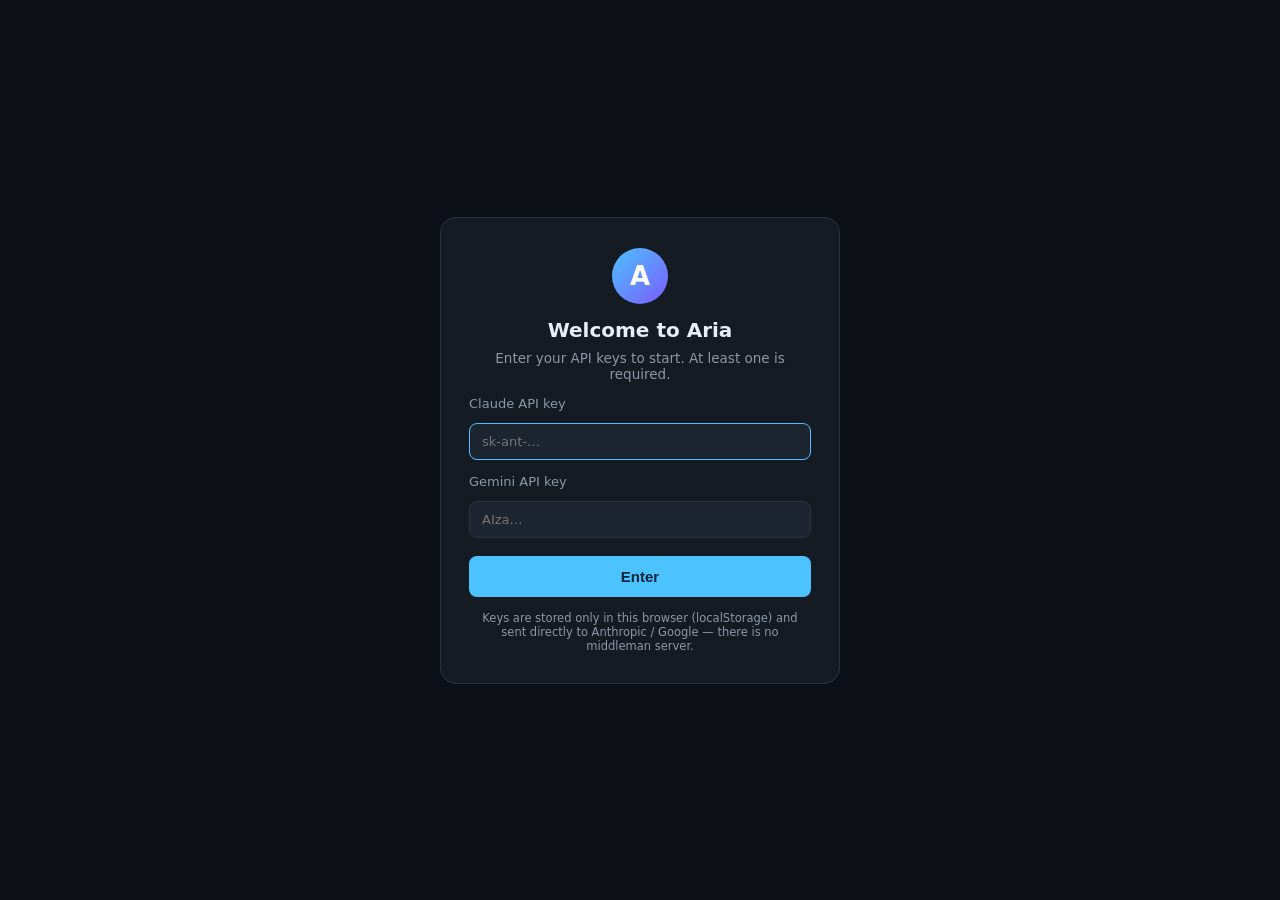
<file: cloud/index.html>
<!doctype html>
<html lang="en">
<head>
<meta charset="utf-8" />
<meta name="viewport" content="width=device-width, initial-scale=1" />
<title>Aria — Personal AI Chief of Staff</title>
<link rel="icon" href="data:image/svg+xml,<svg xmlns='http://www.w3.org/2000/svg' viewBox='0 0 100 100'><text y='.9em' font-size='90'>🤖</text></svg>" />
<style>
:root {
  --bg: #0d1117; --bg-panel: #151b23; --bg-raised: #1c2530; --border: #2a3441;
  --text: #e6edf3; --text-dim: #8b98a5; --accent: #4cc2ff;
  --accent-soft: rgba(76,194,255,.12); --green: #3fb950; --red: #f85149; --radius: 12px;
}
* { box-sizing: border-box; margin: 0; padding: 0; }
html, body { height: 100%; }
body { font-family: "Segoe UI", system-ui, -apple-system, sans-serif; background: var(--bg); color: var(--text); font-size: 15px; }
.hidden { display: none !important; }

/* gate */
.gate { min-height: 100vh; min-height: 100dvh; display: grid; place-items: center; padding: 20px; }
.gate-card { width: min(400px, 94vw); background: var(--bg-panel); border: 1px solid var(--border); border-radius: 16px; padding: 30px 28px; display: flex; flex-direction: column; gap: 14px; text-align: center; }
.gate-avatar { width: 56px; height: 56px; border-radius: 50%; margin: 0 auto; background: linear-gradient(135deg, #4cc2ff, #7b5cff); display: grid; place-items: center; font-weight: 700; font-size: 26px; color: #fff; }
.gate-card h1 { font-size: 20px; }
.gate-sub { color: var(--text-dim); font-size: 13.5px; margin-top: -6px; }
.gate-card label { display: flex; flex-direction: column; gap: 6px; font-size: 13px; color: var(--text-dim); text-align: left; }
.gate-card .hint { color: var(--green); font-size: 12px; }
.gate-card input { background: var(--bg-raised); border: 1px solid var(--border); border-radius: 8px; padding: 10px 12px; color: var(--text); font: inherit; outline: none; }
.gate-card input:focus { border-color: var(--accent); }
.gate-card button { margin-top: 4px; background: var(--accent); color: #05233a; border: none; border-radius: 8px; padding: 12px; font-weight: 700; font-size: 15px; cursor: pointer; }
.gate-card button:disabled { opacity: .5; cursor: default; }
.gate-error { color: var(--red); font-size: 13px; }
.gate-note { color: var(--text-dim); font-size: 11.5px; }

/* chat */
.chat { height: 100vh; height: 100dvh; max-width: 860px; margin: 0 auto; display: flex; flex-direction: column; }
.chat-header { display: flex; align-items: center; gap: 10px; padding: 14px 18px; border-bottom: 1px solid var(--border); font-weight: 600; }
.conn-dot { width: 9px; height: 9px; border-radius: 50%; background: var(--green); }
.mode-badge { margin-left: auto; font-size: 11px; font-weight: 500; color: var(--accent); background: var(--accent-soft); border: 1px solid rgba(76,194,255,.25); padding: 3px 10px; border-radius: 999px; }
.messages { flex: 1; overflow-y: auto; padding: 22px 18px; display: flex; flex-direction: column; gap: 14px; }
.msg { display: flex; max-width: 76ch; }
.msg.user { align-self: flex-end; }
.msg.agent, .msg.system { align-self: flex-start; }
.bubble { padding: 10px 14px; border-radius: var(--radius); line-height: 1.55; white-space: pre-wrap; word-break: break-word; }
.msg.user .bubble { background: var(--accent-soft); border: 1px solid rgba(76,194,255,.25); border-bottom-right-radius: 4px; }
.msg.agent .bubble { background: var(--bg-raised); border: 1px solid var(--border); border-bottom-left-radius: 4px; }
.msg.error .bubble { background: rgba(248,81,73,.1); border: 1px solid rgba(248,81,73,.4); color: #ffb4ae; }
.bubble code { font-family: Consolas, "Cascadia Mono", monospace; font-size: .9em; background: rgba(110,118,129,.25); padding: 1px 5px; border-radius: 5px; }
.bubble pre { background: #0a0e14; border: 1px solid var(--border); border-radius: 8px; padding: 10px 12px; overflow-x: auto; margin: 6px 0; }
.bubble pre code { background: none; padding: 0; }
.bubble a { color: var(--accent); }
.bubble ul, .bubble ol { margin: 4px 0 4px 20px; }
.bubble h1, .bubble h2, .bubble h3 { font-size: 1.05em; margin: 8px 0 4px; }
.typing { display: inline-flex; gap: 5px; padding: 14px 16px; }
.typing span { width: 7px; height: 7px; border-radius: 50%; background: var(--text-dim); animation: blink 1.2s infinite; }
.typing span:nth-child(2) { animation-delay: .2s; }
.typing span:nth-child(3) { animation-delay: .4s; }
@keyframes blink { 0%,70%,100% { opacity: .25; } 35% { opacity: 1; } }
.composer { display: flex; gap: 10px; align-items: flex-end; padding: 14px 18px 18px; border-top: 1px solid var(--border); }
.composer textarea { flex: 1; resize: none; background: var(--bg-raised); border: 1px solid var(--border); border-radius: var(--radius); color: var(--text); font: inherit; padding: 11px 14px; max-height: 160px; outline: none; }
.composer textarea:focus { border-color: var(--accent); }
.composer button { width: 44px; height: 44px; border-radius: 50%; border: none; cursor: pointer; background: var(--accent); color: #05233a; font-size: 17px; flex-shrink: 0; }
.composer button:disabled { opacity: .4; cursor: default; }
</style>
</head>
<body>

<div class="gate" id="gate">
  <div class="gate-card">
    <div class="gate-avatar">A</div>
    <h1>Welcome to Aria</h1>
    <p class="gate-sub">Enter your API keys to start. At least one is required.</p>
    <label>Claude API key <span class="hint" id="claudeHint"></span>
      <input type="password" id="claudeKey" placeholder="sk-ant-…" autocomplete="off" />
    </label>
    <label>Gemini API key <span class="hint" id="geminiHint"></span>
      <input type="password" id="geminiKey" placeholder="AIza…" autocomplete="off" />
    </label>
    <button id="enterBtn">Enter</button>
    <p class="gate-error hidden" id="gateError"></p>
    <p class="gate-note">Keys are stored only in this browser (localStorage) and sent directly to Anthropic / Google — there is no middleman server.</p>
  </div>
</div>

<div class="chat hidden" id="chat">
  <header class="chat-header">
    <span class="conn-dot"></span>
    <span>Aria</span>
    <span class="mode-badge">cloud mode</span>
  </header>
  <div class="messages" id="messages"></div>
  <form class="composer" id="composer">
    <textarea id="input" rows="1" placeholder="Message…" autocomplete="off"></textarea>
    <button type="submit" id="sendBtn" aria-label="Send">➤</button>
  </form>
</div>

<script>
const $ = (id) => document.getElementById(id);
const messagesEl = $("messages"), inputEl = $("input"), sendBtn = $("sendBtn");

const SYSTEM = `You are Aria, a personal AI Chief of Staff — a friend, coworker, and assistant all in one.
This is your CLOUD chat: the hands-on tools (email, calendar, GitHub, browser control, long-term memory)
run only in the desktop version on the user's own PC. Here you chat, plan, draft, and advise.
Be warm, direct, and useful. Keep replies reasonably short.`;

const GEMINI_MODELS = ["gemini-3.5-flash", "gemini-2.5-flash", "gemini-2.0-flash", "gemini-flash-latest"];
const CLAUDE_MODEL = "claude-sonnet-4-6";

let keys = { claude: localStorage.getItem("aria_claude_key") || "", gemini: localStorage.getItem("aria_gemini_key") || "" };
let history = []; // [{role:'user'|'assistant', content:string}]
let thinkingEl = null;

/* ---------- markdown-lite ---------- */
function escapeHtml(s) { return s.replace(/&/g, "&amp;").replace(/</g, "&lt;").replace(/>/g, "&gt;"); }
function renderMarkdown(text) {
  const blocks = [];
  let src = text.replace(/```(\w*)\n?([\s\S]*?)```/g, (_, _l, c) => { blocks.push(c); return `\u0000${blocks.length - 1}\u0000`; });
  src = escapeHtml(src);
  src = src.replace(/`([^`\n]+)`/g, "<code>$1</code>");
  src = src.replace(/\*\*([^*\n]+)\*\*/g, "<b>$1</b>");
  src = src.replace(/(^|\s)\*([^*\n]+)\*/g, "$1<i>$2</i>");
  src = src.replace(/^### (.+)$/gm, "<h3>$1</h3>").replace(/^## (.+)$/gm, "<h2>$1</h2>").replace(/^# (.+)$/gm, "<h1>$1</h1>");
  src = src.replace(/\[([^\]]+)\]\((https?:\/\/[^)\s]+)\)/g, '<a href="$2" target="_blank" rel="noopener">$1</a>');
  src = src.replace(/(^|[^"(])(https?:\/\/[^\s<]+)/g, '$1<a href="$2" target="_blank" rel="noopener">$2</a>');
  src = src.replace(/((?:^[-*] .+\n?)+)/gm, (b) => "<ul>" + b.trim().split("\n").map((l) => `<li>${l.replace(/^[-*] /, "")}</li>`).join("") + "</ul>");
  src = src.replace(/((?:^\d+\. .+\n?)+)/gm, (b) => "<ol>" + b.trim().split("\n").map((l) => `<li>${l.replace(/^\d+\. /, "")}</li>`).join("") + "</ol>");
  src = src.replace(/\u0000(\d+)\u0000/g, (_, i) => `<pre><code>${escapeHtml(blocks[+i])}</code></pre>`);
  return src;
}

/* ---------- rendering ---------- */
function scrollDown() { messagesEl.scrollTop = messagesEl.scrollHeight; }
function addMessage(role, text, markdown = false) {
  const wrap = document.createElement("div");
  wrap.className = `msg ${role}`;
  const bubble = document.createElement("div");
  bubble.className = "bubble";
  if (markdown) { bubble.style.whiteSpace = "normal"; bubble.innerHTML = renderMarkdown(text); }
  else bubble.textContent = text;
  wrap.appendChild(bubble);
  messagesEl.appendChild(wrap);
  scrollDown();
}
function showThinking() {
  hideThinking();
  thinkingEl = document.createElement("div");
  thinkingEl.className = "msg agent";
  thinkingEl.innerHTML = '<div class="bubble typing"><span></span><span></span><span></span></div>';
  messagesEl.appendChild(thinkingEl);
  scrollDown();
}
function hideThinking() { if (thinkingEl) { thinkingEl.remove(); thinkingEl = null; } }

/* ---------- model calls (browser → API, no server) ---------- */
async function askClaude(msgs) {
  const res = await fetch("https://api.anthropic.com/v1/messages", {
    method: "POST",
    headers: {
      "content-type": "application/json",
      "x-api-key": keys.claude,
      "anthropic-version": "2023-06-01",
      "anthropic-dangerous-direct-browser-access": "true",
    },
    body: JSON.stringify({ model: CLAUDE_MODEL, max_tokens: 2048, system: SYSTEM, messages: msgs }),
  });
  if (!res.ok) throw new Error(`Claude ${res.status}: ${(await res.text()).slice(0, 200)}`);
  const data = await res.json();
  return (data.content || []).filter((b) => b.type === "text").map((b) => b.text).join("");
}

async function askGemini(msgs) {
  const contents = msgs.map((m) => ({ role: m.role === "user" ? "user" : "model", parts: [{ text: m.content }] }));
  let lastErr = null;
  for (const model of GEMINI_MODELS) {
    const res = await fetch(`https://generativelanguage.googleapis.com/v1beta/models/${model}:generateContent`, {
      method: "POST",
      headers: { "content-type": "application/json", "x-goog-api-key": keys.gemini },
      body: JSON.stringify({ systemInstruction: { parts: [{ text: SYSTEM }] }, contents }),
    });
    if (res.ok) {
      const data = await res.json();
      const parts = data.candidates?.[0]?.content?.parts || [];
      return parts.map((p) => p.text || "").join("") || "(no reply)";
    }
    lastErr = `Gemini ${model} ${res.status}`;
    if (![404, 429, 503].includes(res.status)) break; // real error — don't walk the chain
  }
  throw new Error(lastErr || "Gemini unavailable");
}

async function ask(msgs) {
  if (keys.claude) {
    try { return await askClaude(msgs); }
    catch (e) { if (!keys.gemini) throw e; }
  }
  if (keys.gemini) return await askGemini(msgs);
  throw new Error("No API key configured.");
}

/* ---------- composer ---------- */
function setBusy(b) { sendBtn.disabled = b; }
async function send() {
  const text = inputEl.value.trim();
  if (!text || sendBtn.disabled) return;
  addMessage("user", text);
  inputEl.value = "";
  inputEl.style.height = "auto";
  setBusy(true);
  history.push({ role: "user", content: text });
  if (history.length > 40) history = history.slice(-40);
  showThinking();
  try {
    const reply = await ask(history);
    history.push({ role: "assistant", content: reply });
    hideThinking();
    addMessage("agent", reply, true);
  } catch (e) {
    history.pop(); // keep history consistent with what the model actually saw
    hideThinking();
    addMessage("error", String(e.message || e));
  } finally {
    setBusy(false);
  }
}
$("composer").addEventListener("submit", (e) => { e.preventDefault(); send(); });
inputEl.addEventListener("keydown", (e) => { if (e.key === "Enter" && !e.shiftKey) { e.preventDefault(); send(); } });
inputEl.addEventListener("input", () => { inputEl.style.height = "auto"; inputEl.style.height = Math.min(inputEl.scrollHeight, 160) + "px"; });

/* ---------- gate ---------- */
function enterChat() {
  $("gate").classList.add("hidden");
  $("chat").classList.remove("hidden");
  addMessage("agent", "Hi! I'm Aria — cloud mode. I can chat, plan, and draft anywhere; my hands-on tools (email, calendar, GitHub, browser control) live in the desktop version on your PC. What can I do for you?");
  inputEl.focus();
}
function submitKeys() {
  const c = $("claudeKey").value.trim(), g = $("geminiKey").value.trim();
  if (c) { keys.claude = c; localStorage.setItem("aria_claude_key", c); }
  if (g) { keys.gemini = g; localStorage.setItem("aria_gemini_key", g); }
  if (!keys.claude && !keys.gemini) {
    const err = $("gateError");
    err.textContent = "Please enter at least one API key (Claude or Gemini).";
    err.classList.remove("hidden");
    return;
  }
  enterChat();
}
$("enterBtn").addEventListener("click", submitKeys);
["claudeKey", "geminiKey"].forEach((id) => $(id).addEventListener("keydown", (e) => { if (e.key === "Enter") submitKeys(); }));

if (keys.claude) $("claudeHint").textContent = "✓ saved — leave blank to keep";
if (keys.gemini) $("geminiHint").textContent = "✓ saved — leave blank to keep";
$("claudeKey").focus();
</script>
</body>
</html>
</file>
